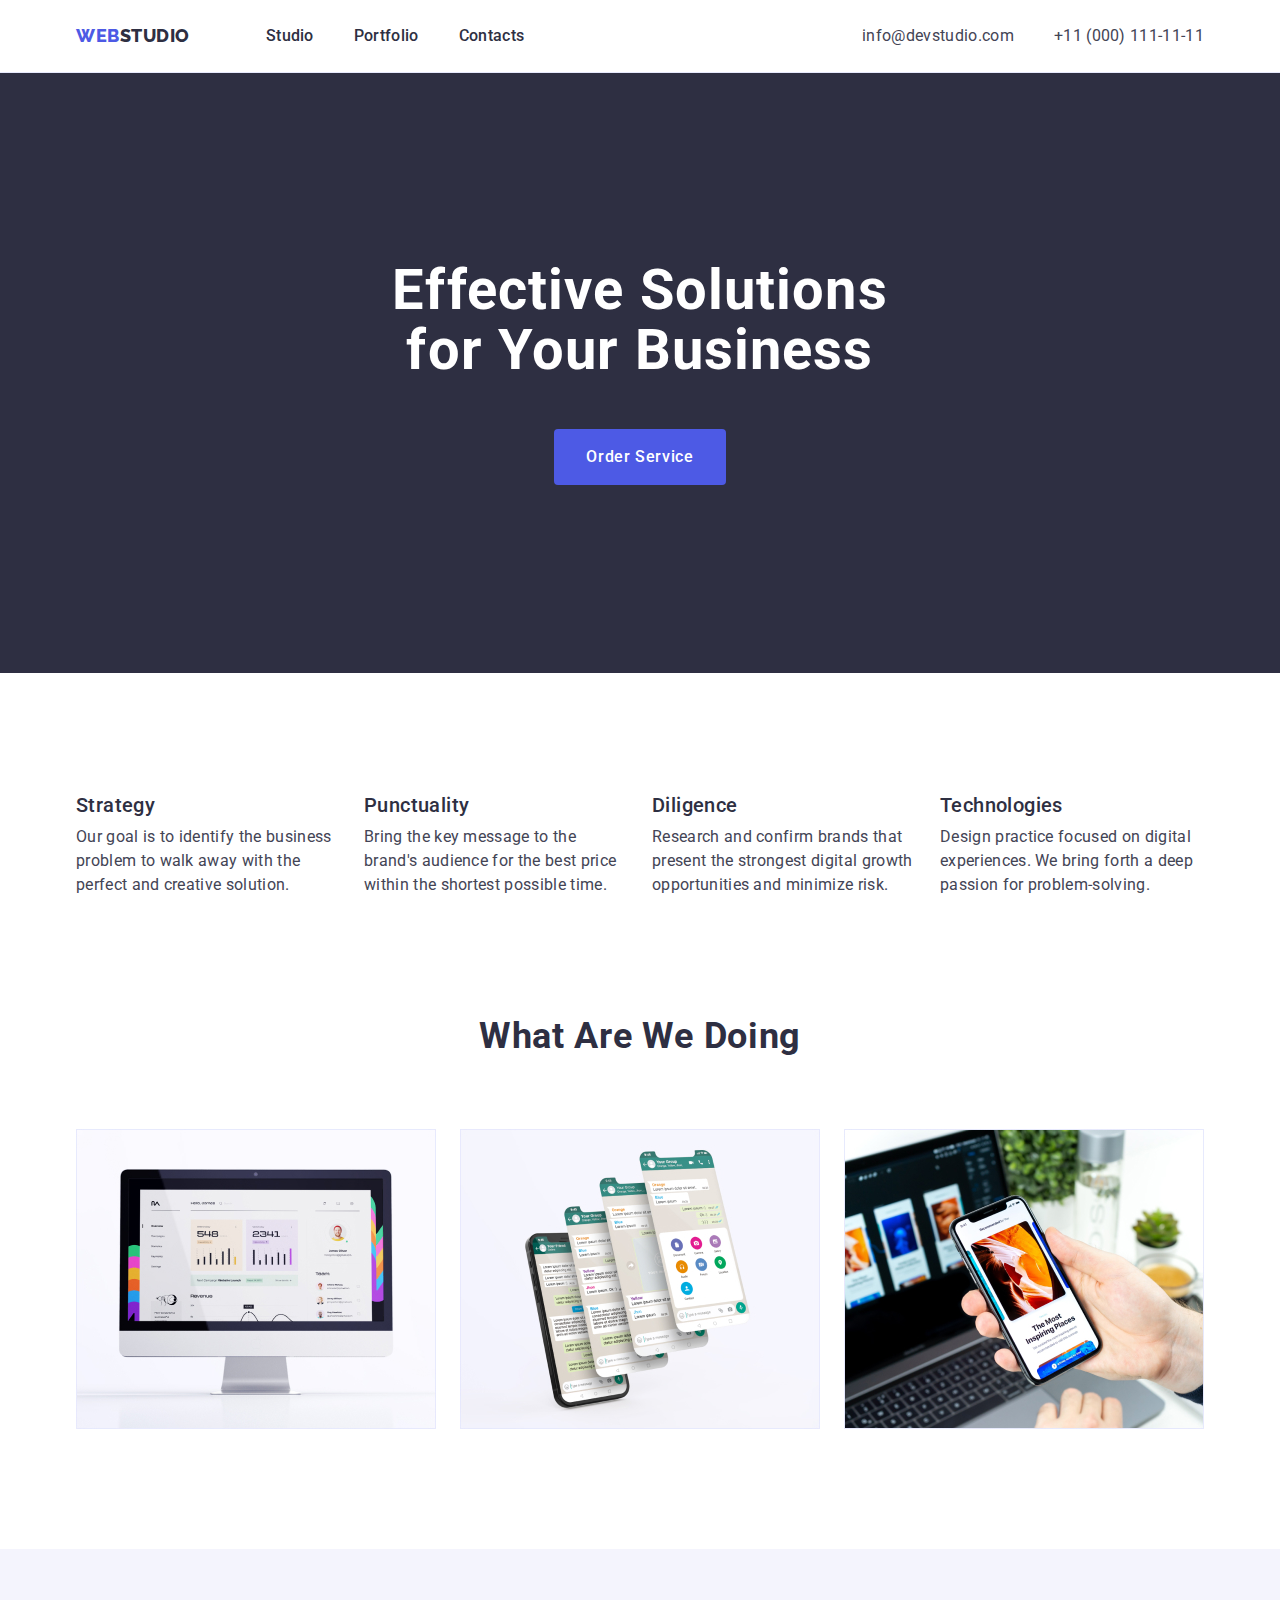
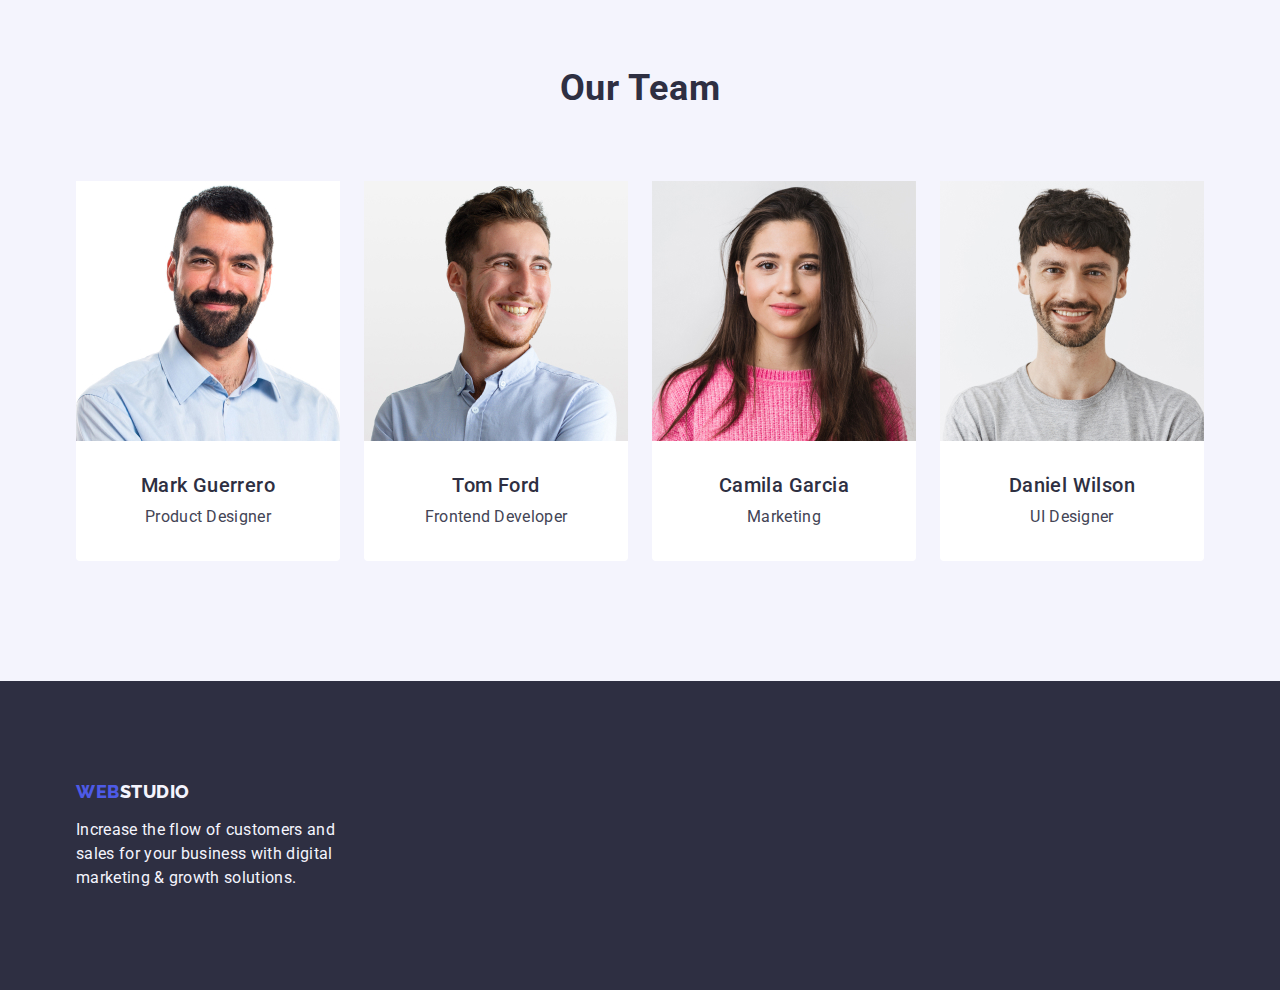
<file: index.html>
<!DOCTYPE html>
<html lang="en">
  <head>
    <meta charset="UTF-8" />
    <meta http-equiv="X-UA-Compatible" content="IE=edge" />
    <meta name="viewport" content="width=device-width, initial-scale=1.0" />
    <title>WebStudio</title>
    <link rel="preconnect" href="https://fonts.googleapis.com" />
    <link rel="preconnect" href="https://fonts.gstatic.com" crossorigin />
    <link
      href="https://fonts.googleapis.com/css2?family=Raleway:wght@800&family=Roboto:wght@400;500;700&display=swap"
      rel="stylesheet"
    />
    <link
      rel="stylesheet"
      href="https://cdnjs.cloudflare.com/ajax/libs/modern-normalize/1.1.0/modern-normalize.min.css"
    />
    <link rel="stylesheet" href="./css/style.css" />
  </head>
  <body>
    <header class="page-header">
      <!-- Logo -->
      <div class="container main-nav">
        <nav class="main-nav">
          <a class="logo link" href="./index.html"
            >Web<span class="logo-title">Studio</span></a
          >
          <!-- Menu navigation -->
          <ul class="site-nav list">
            <li class="item">
              <a class="link but" href="./index.html">Studio</a>
            </li>
            <li class="item">
              <a class="link but" href="./portfolio.html">Portfolio</a>
            </li>
            <li class="item"><a class="link but" href="">Contacts</a></li>
          </ul>
        </nav>
        <!-- Contacts -->
        <address class="add">
          <ul class="list contact-list">
            <li class="item">
              <a class="link contact" href="mailto:info@devstudio.com"
                >info@devstudio.com</a
              >
            </li>
            <li class="item">
              <a class="link contact" href="tel:+110001111111"
                >+11 (000) 111-11-11</a
              >
            </li>
          </ul>
        </address>
      </div>
    </header>
    <!-- Main Content -->
    <main>
      <section class="hero">
        <div class="container">
          <h1 class="hero-title">Effective Solutions for Your Business</h1>
          <button type="button" class="button">Order Service</button>
        </div>
      </section>

      <!-- Our qualities -->
      <section class="section qua">
        <div class="container">
          <h2 class="visually-hidden">Our qualities</h2>
          <ul class="list qua">
            <li class="item">
              <h3 class="section-qualities">Strategy</h3>
              <p class="section-text">
                Our goal is to identify the business problem to walk away with
                the perfect and creative solution.
              </p>
            </li>
            <li class="item">
              <h3 class="section-qualities">Punctuality</h3>
              <p class="section-text">
                Bring the key message to the brand's audience for the best price
                within the shortest possible time.
              </p>
            </li>
            <li class="item">
              <h3 class="section-qualities">Diligence</h3>
              <p class="section-text">
                Research and confirm brands that present the strongest digital
                growth opportunities and minimize risk.
              </p>
            </li>
            <li class="item">
              <h3 class="section-qualities">Technologies</h3>
              <p class="section-text">
                Design practice focused on digital experiences. We bring forth a
                deep passion for problem-solving.
              </p>
            </li>
          </ul>
        </div>
      </section>

      <!-- What are we doing -->
      <section class="section doing">
        <div class="container">
          <h2 class="section-title transform">What are we doing</h2>
          <ul class="list doing">
            <li class="item">
              <img
                src="./images/work1.jpg"
                alt="program for use on a computer"
                width="360"
              />
            </li>
            <li class="item">
              <img
                src="./images/work2.jpg"
                alt="application for use on the phone"
                width="360"
              />
            </li>
            <li class="item">
              <img
                src="./images/work3.jpg"
                alt="program for use on a laptop"
                width="360"
              />
            </li>
          </ul>
        </div>
      </section>
      <!-- Our Team -->
      <section class="section team">
        <div class="container">
          <h2 class="section-title transform">Our Team</h2>
          <ul class="list team">
            <li class="item border">
              <img src="./images/employees1.jpg" alt="employees" width="264" />
              <div class="team-container">
                <h3 class="section-name">Mark Guerrero</h3>
                <p class="section-text">Product Designer</p>
              </div>
            </li>
            <li class="item border">
              <img src="./images/employees2.jpg" alt="employees" width="264" />
              <div class="team-container">
                <h3 class="section-name">Tom Ford</h3>
                <p class="section-text">Frontend Developer</p>
              </div>
            </li>
            <li class="item border">
              <img src="./images/employees3.jpg" alt="employees" width="264" />
              <div class="team-container">
                <h3 class="section-name">Camila Garcia</h3>
                <p class="section-text">Marketing</p>
              </div>
            </li>
            <li class="item border">
              <img src="./images/employees4.jpg" alt="employees" width="264" />
              <div class="team-container">
                <h3 class="section-name">Daniel Wilson</h3>
                <p class="section-text">UI Designer</p>
              </div>
            </li>
          </ul>
        </div>
      </section>
    </main>
    <footer class="footer">
      <div class="container">
        <a class="logo link" href="./index.html"
          >Web<span class="logo-cloud">Studio</span>
        </a>
        <p class="footer-text">
          Increase the flow of customers and sales for your business with
          digital marketing & growth solutions.
        </p>
      </div>
    </footer>
  </body>
</html>
</file>
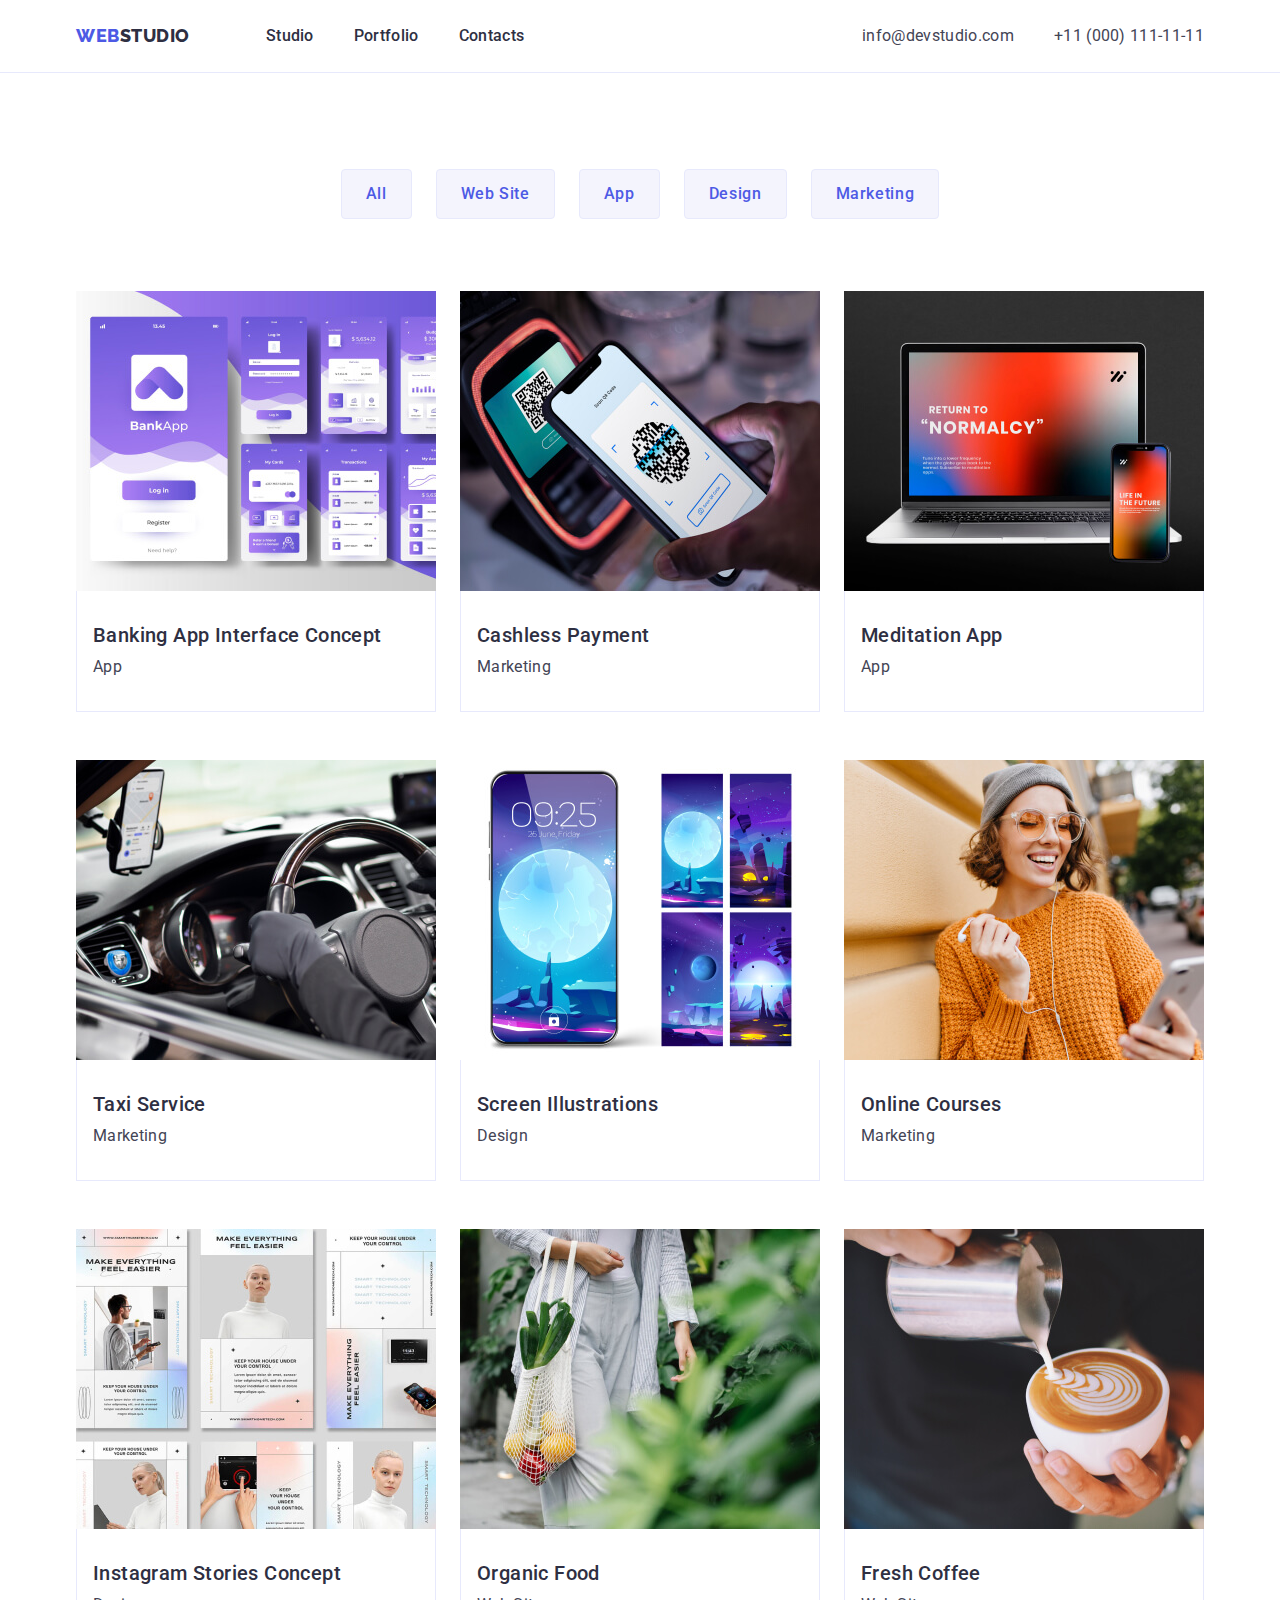
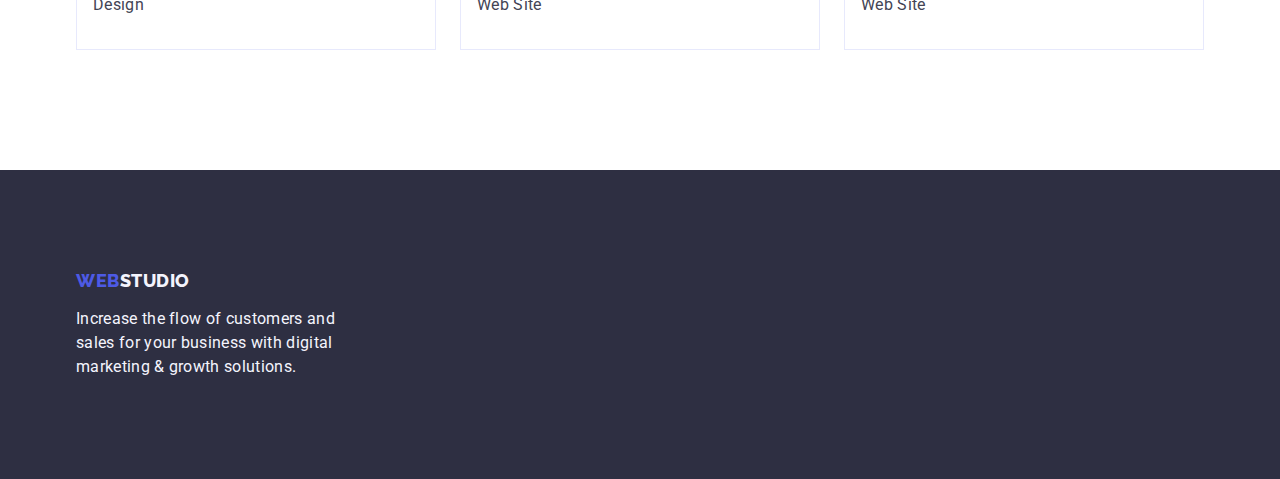
<file: portfolio.html>
<!DOCTYPE html>
<html lang="en">
  <head>
    <meta charset="UTF-8" />
    <meta http-equiv="X-UA-Compatible" content="IE=edge" />
    <meta name="viewport" content="width=device-width, initial-scale=1.0" />
    <title>Portfolio</title>
    <link rel="preconnect" href="https://fonts.googleapis.com" />
    <link rel="preconnect" href="https://fonts.gstatic.com" crossorigin />
    <link
      href="https://fonts.googleapis.com/css2?family=Raleway:wght@800&family=Roboto:wght@400;500;700&display=swap"
      rel="stylesheet"
    />
    <link
      rel="stylesheet"
      href="https://cdnjs.cloudflare.com/ajax/libs/modern-normalize/1.1.0/modern-normalize.min.css"
    />

    <link rel="stylesheet" href="./css/style.css" />
  </head>
  <body>
    <header class="page-header">
      <!-- Logo -->
      <div class="container main-nav">
        <nav class="main-nav">
          <a class="logo link" href="./index.html"
            >Web<span class="logo-title">Studio</span></a
          >
          <!-- Menu navigation -->
          <ul class="site-nav list">
            <li class="item">
              <a class="link but" href="./index.html">Studio</a>
            </li>
            <li class="item">
              <a class="link but" href="./portfolio.html">Portfolio</a>
            </li>
            <li class="item"><a class="link but" href="">Contacts</a></li>
          </ul>
        </nav>
        <!-- Contacts -->
        <address class="add">
          <ul class="list contact-list">
            <li class="item">
              <a class="link contact" href="mailto:info@devstudio.com"
                >info@devstudio.com</a
              >
            </li>
            <li class="item">
              <a class="link contact" href="tel:+110001111111"
                >+11 (000) 111-11-11</a
              >
            </li>
          </ul>
        </address>
      </div>
    </header>
    <main>
      <!-- Our works -->
      <section class="section portfol">
        <div class="container">
          <h1 class="visually-hidden">Our works</h1>
          <ul class="list btn">
            <li><button type="button" class="link work-button">All</button></li>
            <li>
              <button type="button" class="link work-button">Web Site</button>
            </li>
            <li><button type="button" class="link work-button">App</button></li>
            <li>
              <button type="button" class="link work-button">Design</button>
            </li>
            <li>
              <button type="button" class="link work-button">Marketing</button>
            </li>
          </ul>
          <ul class="list examples">
            <li class="item-work">
              <a class="link" href="">
                <img
                  src="./images/portfolio/banking-app.jpg"
                  alt="banking app"
                  width="360"
                  height="300"
                />
                <div class="work-container">
                  <h2 class="work-title">Banking App Interface Concept</h2>
                  <p class="section-text">App</p>
                </div>
              </a>
            </li>
            <li class="item-work">
              <a class="link" href="">
                <img
                  src="./images/portfolio/cashless-payment.jpg"
                  alt="terminal and phone"
                  width="360"
                  height="300"
                />
                <div class="work-container">
                  <h2 class="work-title">Cashless Payment</h2>
                  <p class="section-text">Marketing</p>
                </div>
              </a>
            </li>
            <li class="item-work">
              <a class="link" href="">
                <img
                  src="./images/portfolio/meditation-app.jpg"
                  alt="laptop and phone"
                  width="360"
                  height="300"
                />
                <div class="work-container">
                  <h2 class="work-title">Meditation App</h2>
                  <p class="section-text">App</p>
                </div>
              </a>
            </li>
            <li class="item-work">
              <a class="link" href="">
                <img
                  src="./images/portfolio/taxi-service.jpg"
                  alt="hands on the wheel"
                  width="360"
                  height="300"
                />
                <div class="work-container">
                  <h2 class="work-title">Taxi Service</h2>
                  <p class="section-text">Marketing</p>
                </div>
              </a>
            </li>
            <li class="item-work">
              <a class="link" href="">
                <img
                  src="./images/portfolio/screen-illustrations.jpg"
                  alt="phone and four pictures"
                  width="360"
                  height="300"
                />
                <div class="work-container">
                  <h2 class="work-title">Screen Illustrations</h2>
                  <p class="section-text">Design</p>
                </div>
              </a>
            </li>
            <li class="item-work">
              <a class="link" href="">
                <img
                  src="./images/portfolio/online-courses.jpg"
                  alt="girl looks at the phone"
                  width="360"
                  height="300"
                />
                <div class="work-container">
                  <h2 class="work-title">Online Courses</h2>
                  <p class="section-text">Marketing</p>
                </div>
              </a>
            </li>
            <li class="item-work">
              <a class="link" href="">
                <img
                  src="./images/portfolio/instagram-stories-concept.jpg"
                  alt="cards with photos of people and text"
                  width="360"
                  height="300"
                />
                <div class="work-container">
                  <h2 class="work-title">Instagram Stories Concept</h2>
                  <p class="section-text">Design</p>
                </div>
              </a>
            </li>
            <li class="item-work">
              <a class="link" href="">
                <img
                  src="./images/portfolio/organic-food.jpg"
                  alt="bag of fruit"
                  width="360"
                  height="300"
                />
                <div class="work-container">
                  <h2 class="work-title">Organic Food</h2>
                  <p class="section-text">Web Site</p>
                </div>
              </a>
            </li>
            <li class="item-work">
              <a class="link" href="">
                <img
                  src="./images/portfolio/fresh-coffee.jpg"
                  alt="cup of coffee"
                  width="360"
                  height="300"
                />
                <div class="work-container">
                  <h2 class="work-title">Fresh Coffee</h2>
                  <p class="section-text">Web Site</p>
                </div>
              </a>
            </li>
          </ul>
        </div>
      </section>
    </main>
    <footer class="footer">
      <div class="container">
        <a class="logo link" href="./index.html"
          >Web<span class="logo-cloud">Studio</span>
        </a>
        <p class="footer-text">
          Increase the flow of customers and sales for your business with
          digital marketing & growth solutions.
        </p>
      </div>
    </footer>
  </body>
</html>
</file>
<file: css/style.css>
/* Color */
:root {
  --main-background-color: #ffffff;
  --footer-beckgrond-color: #2e2f42;
  --text-footer-section-color: #f4f4fd;
  --hover-focus-color: #404bbf;
  --title-color: #2e2f42;
  --text-color: #434455;
  --hairlines-button-color: #e7e9fc;
  --blue-text-color: #4d5ae5;
}

/* Утиліти */
h1,
h2,
h3,
h4,
h5,
h6,
ul,
p {
  margin: 0;
  padding: 0;
}

img {
  display: block;
}

.list {
  list-style: none;
}

.transform {
  text-transform: capitalize;
}

body {
  font-family: "Roboto", sans-serif;

  color: var(--text-color);
  background-color: var(--main-background-color);
  font-size: 16px;
  letter-spacing: 0.02em;
}
/* параметри контейнера */
.container {
  width: 1158px;
  margin: 0 auto;
  /* outline: 1px solid tomato; */
  padding: 0 15px;
}

/* Хедер */
.main-nav {
  display: flex;
  align-items: center;
  margin-right: auto;
}

/* Logo */
.logo {
  font-family: "Raleway", sans-serif;
  text-transform: uppercase;
  color: var(--blue-text-color);
  font-weight: 800;
  font-size: 18px;
  line-height: 1.17;
  letter-spacing: 0.03em;
  margin-right: 76px;
}
.logo-title {
  color: var(--title-color);
}

.link {
  text-decoration: none;
}

/* Page header */
.page-header {
  background-color: var(--main-background-color);
  border-bottom: 1px solid var(--hairlines-button-color);
}

/* Menu navigation */
.site-nav .link {
  display: block;
  padding-top: 24px;
  padding-bottom: 24px;

  color: var(--title-color);
  text-decoration: none;
  font-weight: 500;
  font-size: 16px;
  line-height: 1.5;
}
.contact-list .link {
  display: block;
  padding-top: 24px;
  padding-bottom: 24px;
}
.site-nav {
  display: flex;
  align-items: center;
  gap: 40px;
}
.site-nav .link:hover,
.site-nav .link:focus {
  color: var(--hover-focus-color);
}
.but {
  color: var(--title-color);
}
/* Contacts */
.add {
  font-style: normal;
}
.list.contact-list {
  display: flex;
  gap: 40px;
  /* padding: 24px 0; */
}
.contact {
  color: var(--text-color);
  text-decoration: none;
  line-height: 1.5;
}
.list .contact:hover,
.list .contact:focus {
  color: var(--hover-focus-color);
}
/* hero section */
.hero {
  background-color: var(--footer-beckgrond-color);
  text-align: center;

  padding-top: 188px;
  padding-bottom: 188px;
}
.hero-title {
  color: var(--main-background-color);

  font-size: 56px;
  line-height: 1.07;

  letter-spacing: 0.02em;

  margin-bottom: 48px;
  margin-left: auto;
  margin-right: auto;
  max-width: 496px;
}
/* button */
.button {
  display: block;
  min-width: 169px;
  height: 56px;
  padding: 16px 32px;
  margin: auto;

  color: var(--main-background-color);
  background-color: var(--blue-text-color);
  border: none;
  border-radius: 4px;
  cursor: pointer;

  font-family: inherit;
  font-weight: 500;
  font-size: 16px;
  line-height: 1.5;
  letter-spacing: 0.04em;
}
.hero .button:hover,
.hero .button:focus {
  background-color: var(--hover-focus-color);
}

/* Our qualities section */
.visually-hidden {
  position: absolute;
  width: 1px;
  height: 1px;
  margin: -1px;
  border: 0;
  padding: 0;

  white-space: nowrap;
  clip-path: inset(100%);
  clip: rect(0 0 0 0);
  overflow: hidden;
}
.section.qua {
  padding: 120px 0;
}
.section-title {
  color: var(--title-color);

  font-size: 36px;
  line-height: 1.11;
  text-align: center;
  letter-spacing: 0.02em;

  margin-bottom: 72px;
}
.section-text {
  color: var(--text-color);
  font-weight: 400;
  line-height: 1.5;
}

.list.qua {
  display: flex;
  gap: 24px;
}

.list.qua .item {
  width: 264px;
  margin: 0;
}
/* What are we doing */
.section.doing {
  padding-bottom: 120px;
}
.list.doing {
  display: flex;
  gap: 24px;
}
.list.doing .item {
  margin: 0;
  width: calc((100% - 48px) / 3);
}

/* Our Team section */
.border {
  border-radius: 0 0 4px 4px;
}
.section.team {
  background-color: var(--text-footer-section-color);
  padding-bottom: 120px;
  padding-top: 120px;
}
.section-qualities,
.section-name {
  color: var(--title-color);

  font-weight: 500;
  font-size: 20px;
  line-height: 1.2;
  letter-spacing: 0.02em;

  margin-bottom: 8px;
}
.team-container {
  padding-top: 32px;
  padding-bottom: 32px;
  padding-left: 16px;
  padding-right: 16px;
  text-align: center;
}

.list.team {
  display: flex;
  gap: 24px;
}
.list.team .item {
  width: 264px;
  margin: 0;
  background-color: var(--main-background-color);
  width: calc((100% - 72px) / 4);
}
/* footer */
.footer {
  background-color: var(--footer-beckgrond-color);
  padding-top: 100px;
  padding-bottom: 100px;
}
.footer-text {
  color: var(--text-footer-section-color);
  font-weight: 400;
  font-size: 16px;
  line-height: 1.5;
  width: 264px;
}
.logo-cloud {
  color: var(--text-footer-section-color);
}
footer .logo.link {
  display: inline-block;
  margin-bottom: 16px;
  margin-right: 0;
}
/* Стилі Portfolio */
.section .work-button {
  color: var(--blue-text-color);
  background-color: var(--text-footer-section-color);
  border: 1px solid var(--hairlines-button-color);
  border-radius: 4px;
  cursor: pointer;
  padding: 12px 24px;
  /* box-shadow: 0px 3px 1px rgba(0, 0, 0, 0.1), 0px 2px 1px rgba(0, 0, 0, 0.08),
    0px 2px 2px rgba(0, 0, 0, 0.12); */

  font-family: inherit;
  font-weight: 500;
  font-size: 16px;
  line-height: 1.5;
  letter-spacing: 0.04em;
}

.section .work-button:hover,
.section .work-button:focus {
  color: var(--main-background-color);
  background-color: var(--hover-focus-color);
  border: 1px solid transparent;
}
.work-title {
  color: var(--title-color);
  letter-spacing: 0.02em;
  font-weight: 500;
  font-size: 20px;
  line-height: 1.2;
  margin-bottom: 8px;
}

.list.btn {
  display: flex;
  justify-content: center;
  gap: 24px;

  margin-bottom: 72px;
}
.section.portfol {
  padding-bottom: 120px;
  padding: 96px 0 120px;
}

.list.examples {
  display: flex;
  flex-wrap: wrap;
  row-gap: 48px;
  column-gap: 24px;
}
.work-container {
  padding: 32px 16px;
  border: 1px solid var(--hairlines-button-color);
  border-top: none;
}
.item-work {
  /* margin-right: 24px;
  margin-bottom: 48px; */
  width: calc((100% - 48px) / 3);
}
.item-work:nth-child(3n) {
  margin-right: 0;
}
.item-work:nth-last-child(-n + 3) {
  margin-bottom: 0;
}
</file>
